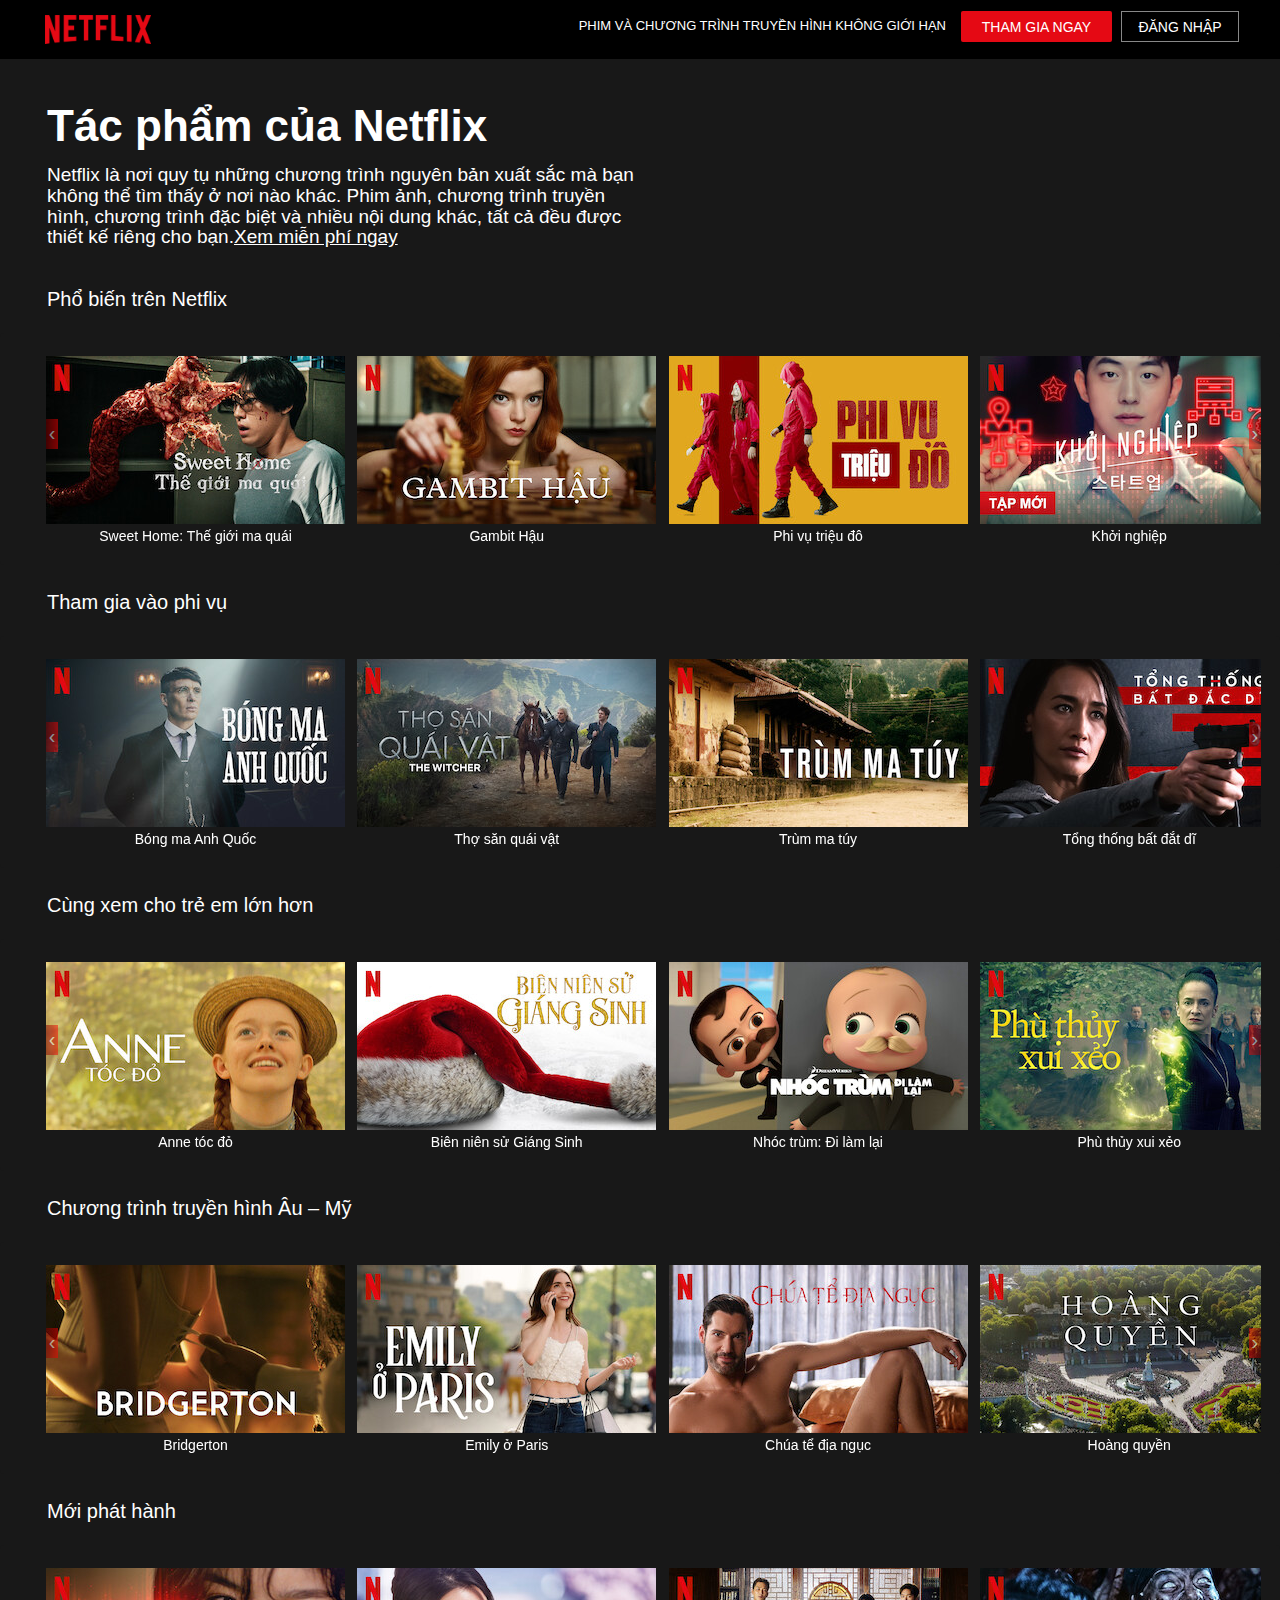
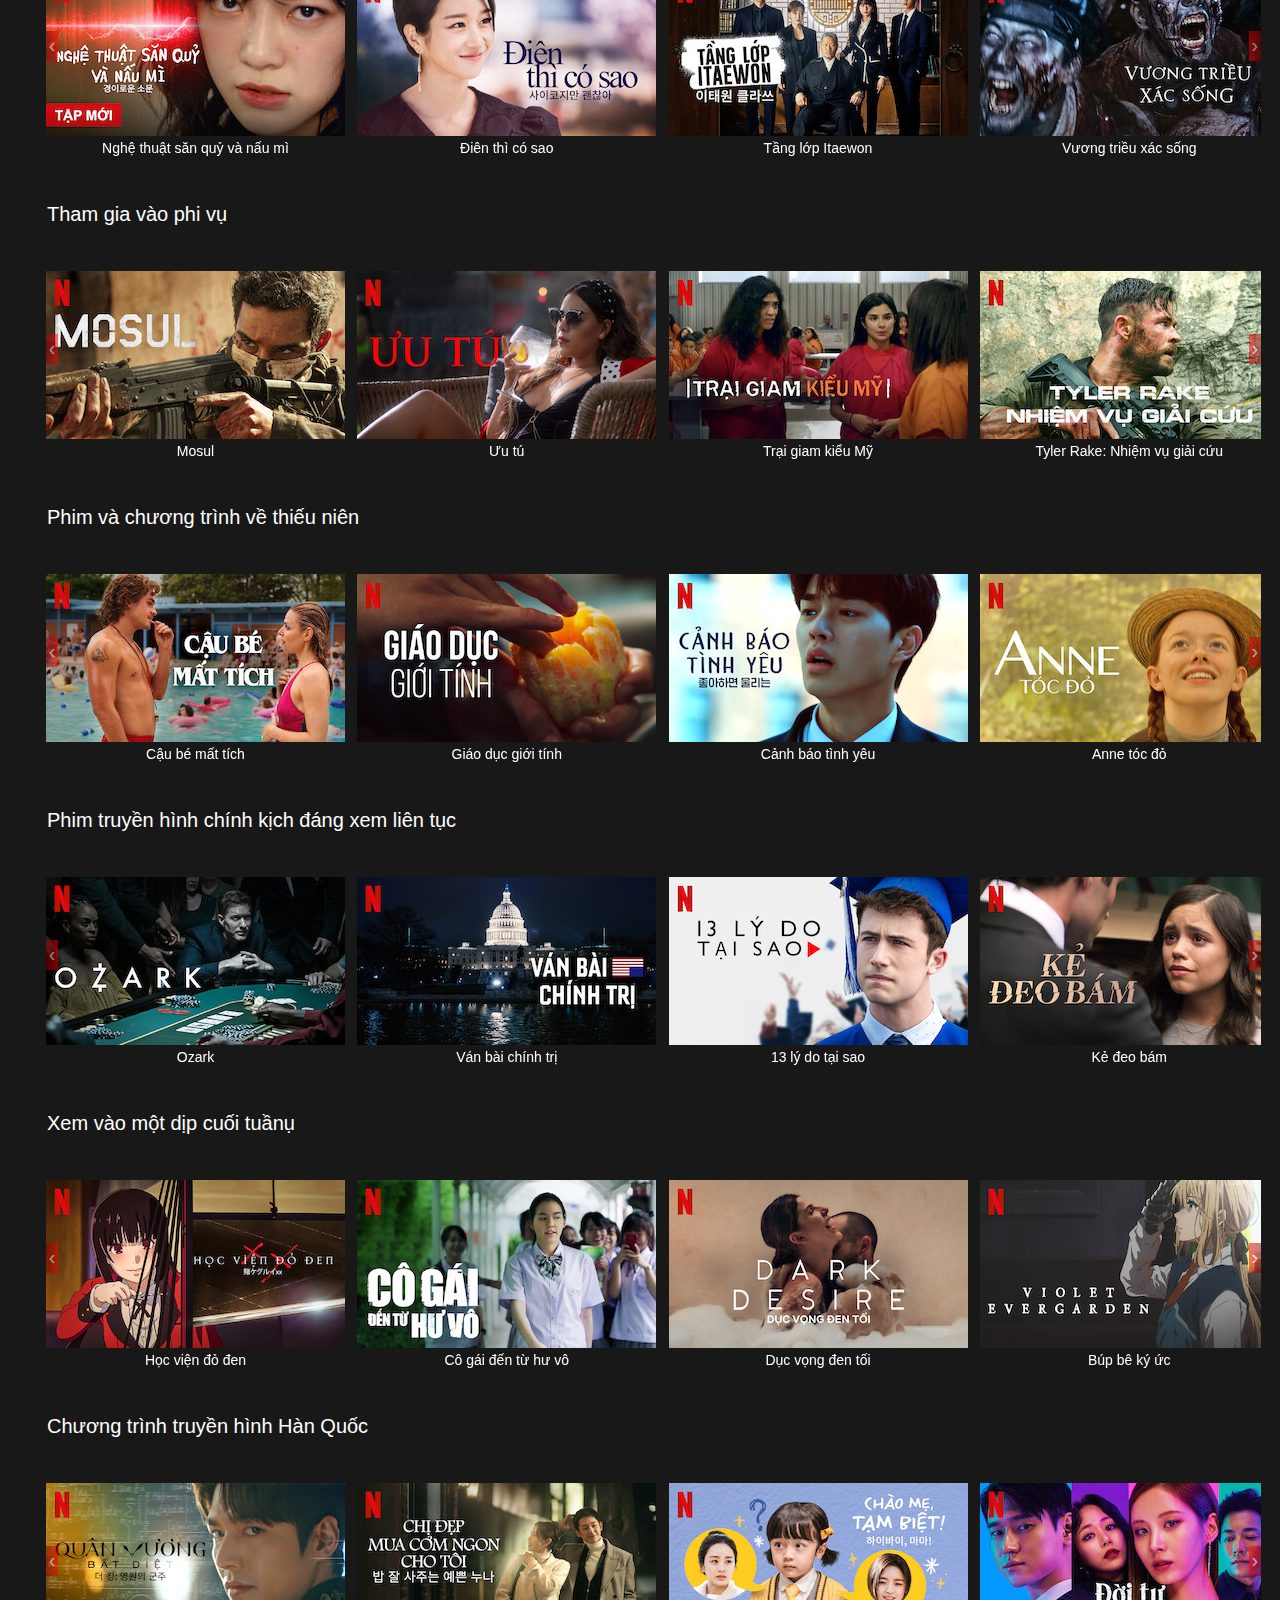
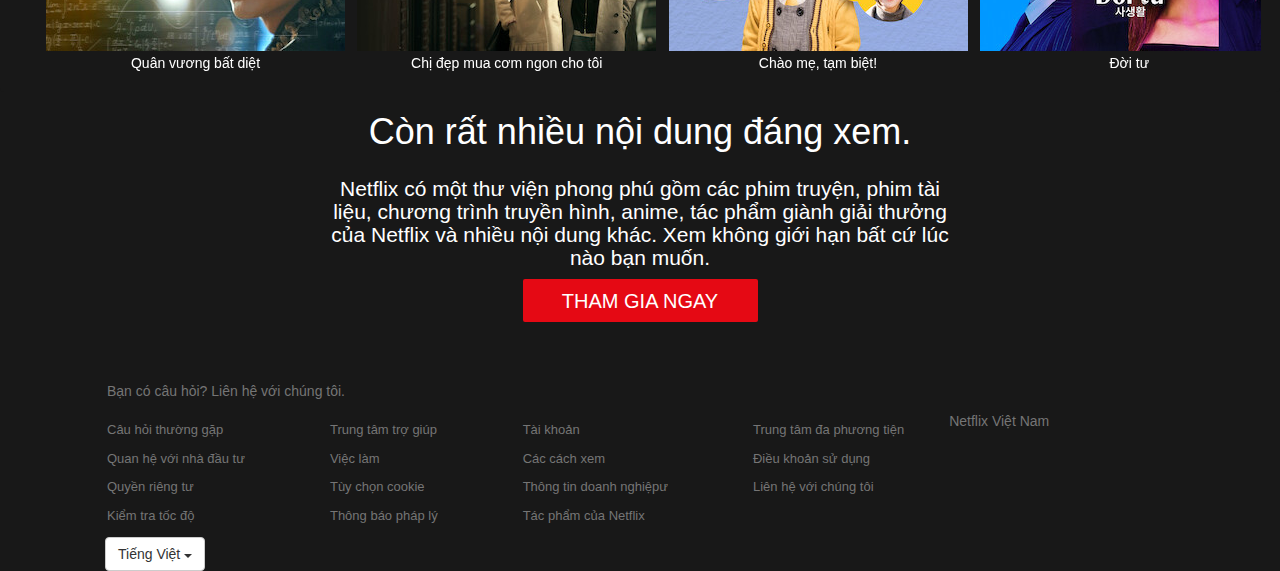
<file: DegisnLayoutWebsiteMovie/doAn/ListofProducts.html>
﻿<!DOCTYPE html>
<html style="background: #181818;"> 
<head>
    <meta charset="utf-8" />
    <title></title>
    <link href="Styles/bootstrap.min.css" rel="stylesheet" />
    <script src="Scripts/jquery.min.js"></script>
    <script src="Scripts/bootstrap.min.js"></script>
    <style>
        .navbar-default {
            background-color: black;
            border: none;
        }
        .thanhDau a img {
            width: 106px;
            margin-left: 30px;
        }
        .navbar-right {
            padding: 11px 56px;
        }
        .dN {
            height: 31px;
            width: 118px;
            border: 1px solid;
            border-color: #888;
            background-color: black;    
        }
        .tG {
            height: 31px;
            border: none;
            background-color: #e50914;
            border-radius: 2px;
            width: 151px;
            margin-left: 9px;
            margin-right: 9px;
        }
        .navbar-right a{
            text-decoration: none;
            color: white;
        }
        .chuT {
            padding: 6px;
            font-size: 13px;
            color: white;
        }
        .noiDung {
            background-color: #181818;
            color: white;
        }
        .row1 {
            display: block;
            margin-top: 58px;
            width: 648px;
            padding: 22px 0px 4px 47px;
        }
        .row1 h1{
            max-width: 598px;
            font-size: 44px;
            font-weight: 900;
            line-height: 1.2;
        }
        .row1 h4{
            font-size: 19px;
            margin-top: 12px;
        }
        .chuMt {
            margin: 24px 0px 20px 47px;
            font-size: 20px;
            line-height: 27px;
            font-weight: 500;
        }
        .item ul li{
            display: grid;
        }
        .well {
            min-height: 20px;
            padding: 19px;
            padding-left: 46px;
            margin-bottom: 20px;
            background-color: #181818;
            border: none;
            border-radius: none;
            -webkit-box-shadow: none; 
            box-shadow: none;
        }
        .col-sm-3 {
            display: grid;
            color: #fff;
            text-align: center;
            margin-top: 2px;
        }
        .col-sm-3 a {
            color: #fff;
            display: block;
            text-align: center;
            margin-top: 2px;
        }
        .carousel-control {
            position: absolute;
            top: 67px;
            bottom: 97px;
            width: 1%;
            font-size: 20px;
            color: #fff;
            text-align: center;
            text-shadow: none;
            background-color: red;
            opacity: .5;
        }
        .row13 {
            margin: 0 auto;
            width: 622px;
            text-align: center;
            margin-bottom: 59px;
        }
            .row13 h4 {
                font-size: 21px;
                margin-top: 25px;
            }
        row13 h1 {
            font-weight: 700;
            font-size: 35px;
        }
        .tG1 {
            height: 43px;
            border: none;
            background-color: #e50914;
            border-radius: 2px;
            width: 235px;
            margin-left: 9px;
            margin-right: 9px;
            font-size: 20px;
        }
        .row13 button a{
            color: white;
            text-decoration: none;
        }
        .bottom ul {
            list-style: none;
        }

        .bottom a {
            color: rgb(117, 117, 117);
        }

        .btm_ul {
            display: inline-block;
            float: left;
           
        }

        .bottom {
            margin-top: 54px;
            height: 315px;
            display: contents;
            width: 100%;
            background-color: #181818;
            padding-bottom: 12px;
            padding: 14px 266px;
        }

        .btm_ul li {
            margin: 10px 45px 10px 0px;
            font-size: 13px;
        }
        .ha {
            position: absolute;
            margin-top: 126px;
            margin-left: 105px;
        }
    </style>
</head>
<body>
    <div>
        <div class="thanhDau">
            <nav class="navbar navbar-default navbar-fixed-top">
                <ul class="nav navbar-nav navbar-left">
                    <li><a href="Index.html"><img src="Images/logo.png" /></a></li>
                </ul>
                <ul class="nav navbar-nav navbar-right">
                    <li class="chuT">
                        <span>
                            PHIM VÀ CHƯƠNG TRÌNH TRUYỀN HÌNH KHÔNG GIỚI HẠN
                        </span>
                    </li>
                    <li><button type="button" class="tG"><a href="Index.html">THAM GIA NGAY</a></button></li>
                    <li><button type="button" class="dN"><a href="dangNhap.html">ĐĂNG NHẬP</a></button></li>
                </ul>
            </nav>
        </div>
        <div class="noiDung">
            <div class="row1">
                <h1>Tác phẩm của Netflix</h1>
                <h4>
                    Netflix là nơi quy tụ những chương trình nguyên bản xuất sắc
                    mà bạn không thể tìm thấy ở nơi nào khác. Phim ảnh, chương trình truyền hình,
                    chương trình đặc biệt và nhiều nội dung khác, tất cả
                    đều được thiết kế riêng cho bạn.<a href="#" style="color: white; text-decoration: underline">Xem miễn phí ngay</a>
                </h4>
            </div>
            <div class="row2">
                <h4 class="left chuMt">Phổ biến trên Netflix</h4>
                <div class="well">
                    <div id="myCarousel" class="carousel slide">
                        <!-- Carousel items -->
                        <div class="carousel-inner">
                            <div class="item active">
                                <div class="row">
                                    <div class="col-sm-3 day">
                                        <a href="ProductDetail.html"><img src="Images/v1.jpg" /></a>
                                        <a href="ProductDetail.html">Sweet Home: Thế giới ma quái</a>
                                    </div>
                                    <div class="col-sm-3 day">
                                        <a href="#x">
                                            <img src="Images/gh.jpg" />
                                        </a>
                                        <a href="#">Gambit Hậu</a>
                                    </div>
                                    <div class="col-sm-3 day">
                                        <a href="#x">
                                            <img src="Images/pv.jpg" />
                                        </a>
                                        <a href="#">Phi vụ triệu đô</a>
                                    </div>
                                    <div class="col-sm-3 day">
                                        <a href="#x">
                                            <img src="Images/kn.jpg" />
                                        </a>
                                        <a href="#">Khởi nghiệp</a>
                                    </div>
                                </div>
                                <!--/row-->
                            </div>
                            <!--/item-->
                            <div class="item">
                                <div class="row">
                                    <div class="col-sm-3 day">
                                        <a href="#x">
                                            <img src="Images/bdk.jpg" />
                                        </a>
                                        <a href="#">Báo động khẩn, tình yêu hạ cánh</a>
                                    </div>
                                    <div class="col-sm-3 day">
                                        <a href="#x">
                                            <img src="Images/tgk.jpg" />
                                        </a>
                                        <a href="#">Thế giới không lối thoát</a>
                                    </div>
                                    <div class="col-sm-3 day">
                                        <a href="#x">
                                            <img src="Images/b.jpg" />
                                        </a>
                                        <a href="#">Bridgerton</a>
                                    </div>
                                    <div class="col-sm-3 day">
                                        <a href="#x">
                                            <img src="Images/bma.jpg" />
                                        </a>
                                        <a href="#">Bóng ma Anh Quốc</a>
                                    </div>
                                </div>
                            </div>
                            <!--/item-->
                            <div class="item">
                                <div class="row">
                                    <div class="col-sm-3 day">
                                        <a href="#x">
                                            <img src="Images/eop.jpg" />
                                        </a>
                                        <a href="#">Emily ở Paris</a>
                                    </div>
                                    <div class="col-sm-3 day">
                                        <a href="#x">
                                            <img src="Images/nts.jpg" />
                                        </a>
                                        <a href="#">Nghệ thuật săn quỷ và nấu mì</a>
                                    </div>
                                    <div class="col-sm-3 day">
                                        <a href="#x">
                                            <img src="Images/ctd.jpg" />
                                        </a>
                                        <a href="#">Chúa tể địa ngục</a>
                                    </div>
                                    <div class="col-sm-3 day">
                                        <a href="#x">
                                            <img src="Images/hq.jpg" />
                                        </a>
                                        <a href="#">Hoàng quyền</a>
                                    </div>
                                </div>
                            </div>
                            <!--/item-->
                        </div>
                        <!--/carousel-inner--> <a class="left carousel-control" href="#myCarousel" data-slide="prev">‹</a>

                        <a class="right carousel-control" href="#myCarousel" data-slide="next">›</a>
                    </div>
                    <!--/myCarousel-->
                </div>
            </div>
            <div class="row3">
                <h4 class="left chuMt">Tham gia vào phi vụ</h4>
                <div class="well">
                    <div id="myCarousel3" class="carousel slide">
                        <!-- Carousel items -->
                        <div class="carousel-inner">
                            <div class="item active">
                                <div class="row">
                                    <div class="col-sm-3 day">
                                        <a href="#x">
                                            <img src="Images/bma.jpg" />
                                        </a>
                                        <a href="#">Bóng ma Anh Quốc</a>
                                    </div>
                                    <div class="col-sm-3 day">
                                        <a href="#x">
                                            <img src="Images/tsq.jpg" />
                                        </a>
                                        <a href="#">Thợ săn quái vật</a>
                                    </div>
                                    <div class="col-sm-3 day">
                                        <a href="#x">
                                            <img src="Images/tmt.jpg" />
                                        </a>
                                        <a href="#">Trùm ma túy</a>
                                    </div>
                                    <div class="col-sm-3 day">
                                        <a href="#x">
                                            <img src="Images/ttb.jpg" />
                                        </a>
                                        <a href="#">Tổng thống bất đắt dĩ</a>
                                    </div>
                                </div>
                                <!--/row-->
                            </div>
                            <!--/item-->
                            <div class="item">
                                <div class="row">
                                    <div class="col-sm-3 day">
                                        <a href="#x">
                                            <img src="Images/krb.jpg" />
                                        </a>
                                        <a href="#">Khu rừng bí mật</a>
                                    </div>
                                    <div class="col-sm-3 day">
                                        <a href="#x">
                                            <img src="Images/xt.jpg" />
                                        </a>
                                        <a href="#">Xạ thủ</a>
                                    </div>
                                    <div class="col-sm-3 day">
                                        <a href="#x">
                                            <img src="Images/ktp.jpg" />
                                        </a>
                                        <a href="#">Kẻ trừng phạt</a>
                                    </div>
                                    <div class="col-sm-3 day">
                                        <a href="#x">
                                            <img src="Images/lnkg.jpg" />
                                        </a>
                                        <a href="#">Lạc ngoài không gian</a>
                                    </div>
                                </div>
                            </div>
                            <!--/item-->
                            <div class="item">
                                <div class="row">
                                    <div class="col-sm-3 day">
                                        <a href="#x">
                                            <img src="Images/ec.jpg" />
                                        </a>
                                        <a href="#">El Chapo</a>
                                    </div>
                                    <div class="col-sm-3 day">
                                        <a href="#x">
                                            <img src="Images/vd.jpg" />
                                        </a>
                                        <a href="#">Võ đường Cobra Kai</a>
                                    </div>
                                    <div class="col-sm-3 day">
                                        <a href="#x">
                                            <img src="Images/hgc.jpg" />
                                        </a>
                                        <a href="#">Hãy gọi cho Saul</a>
                                    </div>
                                    <div class="col-sm-3 day">
                                        <a href="#x">
                                            <img src="Images/6u.jpg" />
                                        </a>
                                        <a href="#">6 Underground - Đại chiến thế giới ngầm</a>
                                    </div>
                                </div>
                            </div>
                            <!--/item-->
                        </div>
                        <!--/carousel-inner--> <a class="left carousel-control" href="#myCarousel3" data-slide="prev">‹</a>

                        <a class="right carousel-control" href="#myCarousel3" data-slide="next">›</a>
                    </div>
                    <!--/myCarousel-->
                </div>
            </div>
            <div class="row4">
                <h4 class="left chuMt">Cùng xem cho trẻ em lớn hơn</h4>
                <div class="well">
                    <div id="myCarousel4" class="carousel slide">
                        <!-- Carousel items -->
                        <div class="carousel-inner">
                            <div class="item active">
                                <div class="row">
                                    <div class="col-sm-3 day">
                                        <a href="#x">
                                            <img src="Images/atd.jpg" />
                                        </a>
                                        <a href="#">Anne tóc đỏ</a>
                                    </div>
                                    <div class="col-sm-3 day">
                                        <a href="#x">                                            
                                            <img src="Images/bns.jpg" />
                                        </a>
                                        <a href="#">Biên niên sử Giáng Sinh</a>
                                    </div>
                                    <div class="col-sm-3 day">
                                        <a href="#x">
                                            <img src="Images/ntd.jpg" />
                                        </a>
                                        <a href="#">Nhóc trùm: Đi làm lại</a>
                                    </div>
                                    <div class="col-sm-3 day">
                                        <a href="#x">
                                            <img src="Images/ptx.jpg" />
                                        </a>
                                        <a href="#">Phù thủy xui xẻo</a>
                                    </div>
                                </div>
                                <!--/row-->
                            </div>
                            <!--/item-->
                            <div class="item">
                                <div class="row">
                                    <div class="col-sm-3 day">
                                        <a href="#x">
                                            <img src="Images/bns2.jpg" />
                                        </a>
                                        <a href="#">Biên niên sử Giáng Sinh: Phần hai</a>
                                    </div>
                                    <div class="col-sm-3 day">
                                        <a href="#x">
                                            <img src="Images/cla.jpg" />
                                        </a>
                                        <a href="#">Cùng làm anh hùng</a>
                                    </div>
                                    <div class="col-sm-3 day">
                                        <a href="#x">
                                            <img src="Images/tgkl.jpg" />
                                        </a>
                                        <a href="#">Thế giới khủng long: Trại kỷ phấn trắng</a>
                                    </div>
                                    <div class="col-sm-3 day">
                                        <a href="#x">
                                            <img src="Images/lnkg.jpg" />
                                        </a>
                                        <a href="#">Lạc ngoài không gian</a>
                                    </div>
                                </div>
                            </div>
                            <!--/item-->
                            <div class="item">
                                <div class="row">
                                    <div class="col-sm-3 day">
                                        <a href="#x">
                                            <img src="Images/htc.jpg" />
                                        </a>
                                        <a href="#">Hành tinh của chúng ta</a>
                                    </div>
                                    <div class="col-sm-3 day">
                                        <a href="#x">
                                            <img src="Images/ecs.jpg" />
                                        </a>
                                        <a href="#">Enola Holmes</a>
                                    </div>
                                    <div class="col-sm-3 day">
                                        <a href="#x">
                                            <img src="Images/ttt.jpg" />
                                        </a>
                                        <a href="#">Tân truyền thuyết Hầu Vương</a>
                                    </div>
                                    <div class="col-sm-3 day">
                                        <a href="#x">
                                            <img src="Images/kcc.jpg" />
                                        </a>
                                        <a href="#">Klaus - Câu chuyện Giáng Sinh</a>
                                    </div>
                                </div>
                            </div>
                            <!--/item-->
                        </div>
                        <!--/carousel-inner--> <a class="left carousel-control" href="#myCarousel4" data-slide="prev">‹</a>

                        <a class="right carousel-control" href="#myCarousel4" data-slide="next">›</a>
                    </div>
                    <!--/myCarousel-->
                </div>
            </div>
            <div class="row5">
                <h4 class="left chuMt">Chương trình truyền hình Âu – Mỹ</h4>
                <div class="well">
                    <div id="myCarousel5" class="carousel slide">
                        <!-- Carousel items -->
                        <div class="carousel-inner">
                            <div class="item active">
                                <div class="row">
                                    <div class="col-sm-3 day">
                                        <a href="#x">
                                            <img src="Images/b.jpg" />
                                        </a>
                                        <a href="#">Bridgerton</a>
                                    </div>
                                    <div class="col-sm-3 day">
                                        <a href="#x">
                                            <img src="Images/eop.jpg" />
                                        </a>
                                        <a href="#">Emily ở Paris</a>
                                    </div>
                                    <div class="col-sm-3 day">
                                        <a href="#x">
                                            <img src="Images/ctd.jpg" />
                                        </a>
                                        <a href="#">Chúa tể địa ngục</a>
                                    </div>
                                    <div class="col-sm-3 day">
                                        <a href="#x">
                                            <img src="Images/hq.jpg" /></a>
                                        <a href="#">Hoàng quyền</a>
                                    </div>
                                </div>
                                <!--/row-->
                            </div>
                            <!--/item-->
                            <div class="item">
                                <div class="row">
                                    <div class="col-sm-3 day">
                                        <a href="#x">
                                            <img src="Images/cbm.jpg" />
                                        </a>
                                        <a href="#">Cậu bé mất tích</a>
                                    </div>
                                    <div class="col-sm-3 day">
                                        <a href="#x">
                                            <img src="Images/gdg.jpg" />
                                        </a>
                                        <a href="#">Giáo dục giới tính</a>
                                    </div>
                                    <div class="col-sm-3 day">
                                        <a href="#x">
                                            <img src="Images/hvu.jpg" />
                                        </a>
                                        <a href="#">Học viện Umbrella</a>
                                    </div>
                                    <div class="col-sm-3 day">
                                        <a href="#x">
                                            <img src="Images/tsq.jpg" />
                                        </a>
                                        <a href="#">Thợ săn quái vật</a>
                                    </div>
                                </div>
                            </div>
                            <!--/item-->
                            <div class="item">
                                <div class="row">
                                    <div class="col-sm-3 day">
                                        <a href="#x">
                                            <img src="Images/tmt.jpg" />
                                        </a>
                                        <a href="#">Trùm ma túy</a>
                                    </div>
                                    <div class="col-sm-3 day">
                                        <a href="#x">
                                            <img src="Images/ttb.jpg" />
                                        </a>
                                        <a href="#">Tổng thống bất đắc dĩ</a>
                                    </div>
                                    <div class="col-sm-3 day">
                                        <a href="#x">
                                            <img src="Images/xt.jpg" />
                                        </a>
                                        <a href="#">Xạ thủ</a>
                                    </div>
                                    <div class="col-sm-3 day">
                                        <a href="#x">
                                            <img src="Images/ut.jpg" />
                                        </a>
                                        <a href="#">Ưu tú</a>
                                    </div>
                                </div>
                            </div>
                            <!--/item-->
                        </div>
                        <!--/carousel-inner--> <a class="left carousel-control" href="#myCarousel5" data-slide="prev">‹</a>

                        <a class="right carousel-control" href="#myCarousel5" data-slide="next">›</a>
                    </div>
                    <!--/myCarousel-->
                </div>
            </div>
            <div class="row6">
                <h4 class="left chuMt">Mới phát hành</h4>
                <div class="well">
                    <div id="myCarousel6" class="carousel slide">
                        <!-- Carousel items -->
                        <div class="carousel-inner">
                            <div class="item active">
                                <div class="row">
                                    <div class="col-sm-3 day">
                                        <a href="#x">
                                            <img src="Images/nts.jpg" />
                                        </a>
                                        <a href="#">Nghệ thuật săn quỷ và nấu mì</a>
                                    </div>
                                    <div class="col-sm-3 day">
                                        <a href="#x">
                                            <img src="Images/dtcs.jpg" />
                                        </a>
                                        <a href="#">Điên thì có sao</a>
                                    </div>
                                    <div class="col-sm-3 day">
                                        <a href="#x">
                                            <img src="Images/tli.jpg" />
                                        </a>
                                        <a href="#">Tầng lớp Itaewon</a>
                                    </div>
                                    <div class="col-sm-3 day">
                                        <a href="#x">
                                            <img src="Images/vtxs.jpg" />
                                        </a>
                                        <a href="#">Vương triều xác sống</a>
                                    </div>
                                </div>
                                <!--/row-->
                            </div>
                            <!--/item-->
                            <div class="item">
                                <div class="row">
                                    <div class="col-sm-3 day">
                                        <a href="#x">
                                            <img src="Images/tsqv.jpg" />
                                        </a>
                                        <a href="#">Thợ săn quái vật</a>
                                    </div>
                                    <div class="col-sm-3 day">
                                        <a href="#x">
                                            <img src="Images/lk.jpg" />
                                        </a>
                                        <a href="#">Lãng khách</a>
                                    </div>
                                    <div class="col-sm-3 day">
                                        <a href="#x">
                                            <img src="Images/ctk.jpg" />
                                        </a>
                                        <a href="#">Cái tên khắc sâu trong tim người</a>
                                    </div>
                                    <div class="col-sm-3 day">
                                        <a href="#x">
                                            <img src="Images/krb.jpg" />
                                        </a>
                                        <a href="#">Khu rừng bí mật</a>
                                    </div>
                                </div>
                            </div>
                            <!--/item-->
                            <div class="item">
                                <div class="row">
                                    <div class="col-sm-3 day">
                                        <a href="#x">
                                            <img src="Images/eop.jpg" />
                                        </a>
                                        <a href="#">Emily ở Paris</a>
                                    </div>
                                    <div class="col-sm-3 day">
                                        <a href="#x">
                                            <img src="Images/nts.jpg" />
                                        </a>
                                        <a href="#">Nghệ thuật săn quỷ và nấu mì</a>
                                    </div>
                                    <div class="col-sm-3 day">
                                        <a href="#x">
                                            <img src="Images/gtx.jpg" />
                                        </a>
                                        <a href="#">Gửi thời thanh xuân ngây thơ tươi đẹp (bản Hàn)</a>
                                    </div>
                                    <div class="col-sm-3 day">
                                        <a href="#x">
                                            <img src="Images/hq.jpg" />
                                        </a>
                                        <a href="#">Hoàng quyền</a>
                                    </div>
                                </div>
                            </div>
                            <!--/item-->
                        </div>
                        <!--/carousel-inner--> <a class="left carousel-control" href="#myCarousel6" data-slide="prev">‹</a>

                        <a class="right carousel-control" href="#myCarousel6" data-slide="next">›</a>
                    </div>
                    <!--/myCarousel-->
                </div>
            </div>
            <div class="row7">
                <h4 class="left chuMt">Tham gia vào phi vụ</h4>
                <div class="well">
                    <div id="myCarousel7" class="carousel slide">
                        <!-- Carousel items -->
                        <div class="carousel-inner">
                            <div class="item active">
                                <div class="row">
                                    <div class="col-sm-3 day">
                                        <a href="#x">
                                            <img src="Images/m.jpg" />
                                        </a>
                                        <a href="#">Mosul</a>
                                    </div>
                                    <div class="col-sm-3 day">
                                        <a href="#x">
                                            <img src="Images/ut.jpg" />
                                        </a>
                                        <a href="#">Ưu tú</a>
                                    </div>
                                    <div class="col-sm-3 day">
                                        <a href="#x">
                                            <img src="Images/tgkm.jpg" />
                                        </a>
                                        <a href="#">Trại giam kiểu Mỹ</a>
                                    </div>
                                    <div class="col-sm-3 day">
                                        <a href="#x">
                                            <img src="Images/trn.jpg" />
                                        </a>
                                        <a href="#">Tyler Rake: Nhiệm vụ giải cứu</a>
                                    </div>
                                </div>
                                <!--/row-->
                            </div>
                            <!--/item-->
                            <div class="item">
                                <div class="row">
                                    <div class="col-sm-3 day">
                                        <a href="#x">
                                            <img src="Images/nts.jpg" />
                                        </a>
                                        <a href="#">Nghệ thuật săn quỷ và nấu mì</a>
                                    </div>
                                    <div class="col-sm-3 day">
                                        <a href="#x">
                                            <img src="Images/tgk.jpg" />
                                        </a>
                                        <a href="#">Thế giới không lối thoát</a>
                                    </div>
                                    <div class="col-sm-3 day">
                                        <a href="#x">
                                            <img src="Images/ktp.jpg" />
                                        </a>
                                        <a href="#">Kẻ trừng phạt</a>
                                    </div>
                                    <div class="col-sm-3 day">
                                        <a href="#x">
                                            <img src="Images/6u.jpg" />
                                        </a>
                                        <a href="#">6 Underground - Đại chiến thế giới ngầm</a>
                                    </div>
                                </div>
                            </div>
                            <!--/item-->
                            <div class="item">
                                <div class="row">
                                    <div class="col-sm-3 day">
                                        <a href="#x">
                                            <img src="Images/hgc.jpg" />
                                        </a>
                                        <a href="#">Hãy gọi cho Saul</a>
                                    </div>
                                    <div class="col-sm-3 day">
                                        <a href="#x">
                                            <img src="Images/dl.jpg" />
                                        </a>
                                        <a href="#">Đêm lặng</a>
                                    </div>
                                    <div class="col-sm-3 day">
                                        <a href="#x">
                                            <img src="Images/o.jpg" />
                                        </a>
                                        <a href="#">Ozark</a>
                                    </div>
                                    <div class="col-sm-3 day">
                                        <a href="#x">
                                            <img src="Images/cls.jpg" />
                                        </a>
                                        <a href="#">Công lý của Spenser</a>
                                    </div>
                                </div>
                            </div>
                            <!--/item-->
                        </div>
                        <!--/carousel-inner--> <a class="left carousel-control" href="#myCarousel7" data-slide="prev">‹</a>

                        <a class="right carousel-control" href="#myCarousel7" data-slide="next">›</a>
                    </div>
                    <!--/myCarousel-->
                </div>
            </div>
            <div class="row8">
                <h4 class="left chuMt">Phim và chương trình về thiếu niên</h4>
                <div class="well">
                    <div id="myCarousel8" class="carousel slide">
                        <!-- Carousel items -->
                        <div class="carousel-inner">
                            <div class="item active">
                                <div class="row">
                                    <div class="col-sm-3 day">
                                        <a href="#x">
                                            <img src="Images/cbm.jpg" />
                                        </a>
                                        <a href="#">Cậu bé mất tích</a>
                                    </div>
                                    <div class="col-sm-3 day">
                                        <a href="#x">
                                            <img src="Images/gdg.jpg" />
                                        </a>
                                        <a href="#">Giáo dục giới tính</a>
                                    </div>
                                    <div class="col-sm-3 day">
                                        <a href="#x">
                                            <img src="Images/cbt.jpg" />
                                        </a>
                                        <a href="#">Cảnh báo tình yêu</a>
                                    </div>
                                    <div class="col-sm-3 day">
                                        <a href="#x">
                                            <img src="Images/atd.jpg" />
                                        </a>
                                        <a href="#">Anne tóc đỏ</a>
                                    </div>
                                </div>
                                <!--/row-->
                            </div>
                            <!--/item-->
                            <div class="item">
                                <div class="row">
                                    <div class="col-sm-3 day">
                                        <a href="#x">
                                            <img src="Images/ncpl.jpg" />
                                        </a>
                                        <a href="#">Những cuộc phiêu lưu rùng rợn của Sabrina</a>
                                    </div>
                                    <div class="col-sm-3 day">
                                        <a href="#x">
                                            <img src="Images/ut.jpg" />
                                        </a>
                                        <a href="#">Ưu tú</a>
                                    </div>
                                    <div class="col-sm-3 day">
                                        <a href="#x">
                                            <img src="Images/13.jpg" />
                                        </a>
                                        <a href="#">13 lý do tại sao</a>
                                    </div>
                                    <div class="col-sm-3 day">
                                        <a href="#x">
                                            <img src="Images/tsbd.jpg" />
                                        </a>
                                        <a href="#">Thợ săn bóng đêm - Vũ khí sinh tử</a>
                                    </div>
                                </div>
                            </div>
                            <!--/item-->
                        </div>
                        <!--/carousel-inner--> <a class="left carousel-control" href="#myCarousel8" data-slide="prev">‹</a>

                        <a class="right carousel-control" href="#myCarousel8" data-slide="next">›</a>
                    </div>
                    <!--/myCarousel-->
                </div>
            </div>
            <div class="row9">
                <h4 class="left chuMt">Phim truyền hình chính kịch đáng xem liên tục</h4>
                <div class="well">
                    <div id="myCarousel9" class="carousel slide">
                        <!-- Carousel items -->
                        <div class="carousel-inner">
                            <div class="item active">
                                <div class="row">
                                    <div class="col-sm-3 day">
                                        <a href="#x">
                                            <img src="Images/o.jpg" />
                                        </a>
                                        <a href="#">Ozark</a>
                                    </div>
                                    <div class="col-sm-3 day">
                                        <a href="#x">
                                            <img src="Images/vb.jpg" />
                                        </a>
                                        <a href="#">Ván bài chính trị</a>
                                    </div>
                                    <div class="col-sm-3 day">
                                        <a href="#x">
                                            <img src="Images/13.jpg" />
                                        </a>
                                        <a href="#">13 lý do tại sao</a>
                                    </div>
                                    <div class="col-sm-3 day">
                                        <a href="#x">
                                            <img src="Images/kdb.jpg" />
                                        </a>
                                        <a href="#">Kẻ đeo bám</a>
                                    </div>
                                </div>
                                <!--/row-->
                            </div>
                            <!--/item-->
                            <div class="item">
                                <div class="row">
                                    <div class="col-sm-3 day">
                                        <a href="#x">
                                            <img src="Images/dc.jpg" />
                                        </a>
                                        <a href="#">Đế chế</a>
                                    </div>
                                    <div class="col-sm-3 day">
                                        <a href="#x">
                                            <img src="Images/mtv.jpg" />
                                        </a>
                                        <a href="#">Marvel: Thiết Quyền</a>
                                    </div>
                                    <div class="col-sm-3 day">
                                        <a href="#x">
                                            <img src="Images/tmtx.jpg" />
                                        </a>
                                        <a href="#">Trùm ma túy: Mexico</a>
                                    </div>
                                    <div class="col-sm-3 day">
                                        <a href="#x">
                                            <img src="Images/hgc.jpg" />
                                        </a>
                                        <a href="#">Hãy gọi cho Saul</a>
                                    </div>
                                </div>
                            <!--/item-->
                            </div>
                            <!--/item-->
                        </div>
                        <!--/carousel-inner--> <a class="left carousel-control" href="#myCarousel9" data-slide="prev">‹</a>

                        <a class="right carousel-control" href="#myCarousel9" data-slide="next">›</a>
                    </div>
                    <!--/myCarousel-->
                </div>
            </div>
            <div class="row10">
                <h4 class="left chuMt">Xem vào một dịp cuối tuầnụ</h4>
                <div class="well">
                    <div id="myCarousel10" class="carousel slide">
                        <!-- Carousel items -->
                        <div class="carousel-inner">
                            <div class="item active">
                                <div class="row">
                                    <div class="col-sm-3 day">
                                        <a href="#x">
                                            <img src="Images/hvd.jpg" />
                                        </a>
                                        <a href="#">Học viện đỏ đen</a>
                                    </div>
                                    <div class="col-sm-3 day">
                                        <a href="#x">
                                            <img src="Images/cdt.jpg" />
                                        </a>
                                        <a href="#">Cô gái đến từ hư vô</a>
                                    </div>
                                    <div class="col-sm-3 day">
                                        <a href="#x">
                                            <img src="Images/dvd.jpg" />
                                        </a>
                                        <a href="#">Dục vọng đen tối</a>
                                    </div>
                                    <div class="col-sm-3 day">
                                        <a href="#x">
                                            <img src="Images/bb.jpg" />
                                        </a>
                                        <a href="#">Búp bê ký ức</a>
                                    </div>
                                </div>
                                <!--/row-->
                            </div>
                            <!--/item-->
                            <div class="item">
                                <div class="row">
                                    <div class="col-sm-3 day">
                                        <a href="#x">
                                            <img src="Images/scd.jpg" />
                                        </a>
                                        <a href="#">Sự cám dỗ nóng bỏng</a>
                                    </div>
                                    <div class="col-sm-3 day">
                                        <a href="#x">
                                            <img src="Images/vs.jpg" />
                                        </a>
                                        <a href="#">Vệ sĩ</a>
                                    </div>
                                    <div class="col-sm-3 day">
                                        <a href="#x">
                                            <img src="Images/htct.jpg" />
                                        </a>
                                        <a href="#">Hành trình chết tiệt</a>
                                    </div>
                                    <div class="col-sm-3 day">
                                        <a href="#x">
                                            <img src="Images/mjm.jpg" />
                                        </a>
                                        <a href="#">Michael Jordan: Mùa giải cuối cùng</a>
                                    </div>
                                </div>
                            </div>
                            <!--/item-->
                        </div>
                        <!--/carousel-inner--> <a class="left carousel-control" href="#myCarousel10" data-slide="prev">‹</a>

                        <a class="right carousel-control" href="#myCarousel10" data-slide="next">›</a>
                    </div>
                    <!--/myCarousel-->
                </div>
            </div>
            <div class="row11">
                <h4 class="left chuMt">Chương trình truyền hình Hàn Quốc</h4>
                <div class="well">
                    <div id="myCarousel11" class="carousel slide">
                        <!-- Carousel items -->
                        <div class="carousel-inner">
                            <div class="item active">
                                <div class="row">
                                    <div class="col-sm-3 day">
                                        <a href="#x">
                                            <img src="Images/qvb.jpg" />
                                        </a>
                                        <a href="#">Quân vương bất diệt</a>
                                    </div>
                                    <div class="col-sm-3 day">
                                        <a href="#x">
                                            <img src="Images/cdm.jpg" />
                                        </a>
                                        <a href="#">Chị đẹp mua cơm ngon cho tôi</a>
                                    </div>
                                    <div class="col-sm-3 day">
                                        <a href="#x">
                                            <img src="Images/cmt.jpg" />
                                        </a>
                                        <a href="#">Chào mẹ, tạm biệt!</a>
                                    </div>
                                    <div class="col-sm-3 day">
                                        <a href="#x">
                                            <img src="Images/dt.jpg" />
                                        </a>
                                        <a href="#">Đời tư</a>
                                    </div>
                                </div>
                                <!--/row-->
                            </div>
                            <!--/item-->
                            <div class="item">
                                <div class="row">
                                    <div class="col-sm-3 day">
                                        <a href="#x">
                                            <img src="Images/kst.jpg" />
                                        </a>
                                        <a href="#">Ký sự thanh xuân</a>
                                    </div>
                                    <div class="col-sm-3 day">
                                        <a href="#x">
                                            <img src="Images/qna.jpg" />
                                        </a>
                                        <a href="#">Quý ngài Ánh dươngt</a>
                                    </div>
                                    <div class="col-sm-3 day">
                                        <a href="#x">
                                            <img src="Images/bc.jpg" />
                                        </a>
                                        <a href="#">Bước chạy tới trái tim</a>
                                    </div>
                                    <div class="col-sm-3 day">
                                        <a href="#x">
                                            <img src="Images/tyc.jpg" />
                                        </a>
                                        <a href="#">Tình yêu chốn đô thị</a>
                                    </div>
                                </div>
                            </div>
                            <!--/item-->
                        </div>
                        <!--/carousel-inner--> <a class="left carousel-control" href="#myCarousel11" data-slide="prev">‹</a>

                        <a class="right carousel-control" href="#myCarousel11" data-slide="next">›</a>
                    </div>
                    <!--/myCarousel-->
                </div>
            </div>
            <div class="row13">
                <div class="center-block">
                    <h1>Còn rất nhiều nội dung đáng xem.</h1>
                    <h4>
                        Netflix có một thư viện phong phú gồm các phim truyện,
                        phim tài liệu, chương trình truyền hình, anime, tác phẩm giành giải thưởng của Netflix và nhiều
                        nội dung khác. Xem không giới hạn bất cứ lúc nào bạn muốn.
                    </h4>
                    <button type="button" class="tG1"><a href="#">THAM GIA NGAY</a></button>
                </div>
                
            </div>
            <div class="bottom">
                <ul>
                    <li style="margin-left: 67px"><a href="#" style="font-size: 1em">Bạn có câu hỏi? Liên hệ với chúng tôi.</a></li>
                </ul>
                <!--btm1-->
                <ul class="btm_ul" id="1" style=" margin-left: 67px" >
                    <li><a href="#">Câu hỏi thường gặp</a></li>
                    <li><a href="#">Quan hệ với nhà đầu tư</a></li>
                    <li><a href="#">Quyền riêng tư</a></li>
                    <li><a href="#">Kiểm tra tốc độ</a></li>
                </ul>

                <!--btm2-->
                <ul class="btm_ul" id="2">
                    <li><a href="#">Trung tâm trợ giúp</a></li>
                    <li><a href="#">Việc làm</a></li>
                    <li><a href="#">Tùy chọn cookie</a></li>
                    <li><a href="#">Thông báo pháp lý</a></li>
                </ul>
                <!--btm3-->
                <ul class="btm_ul" id="2">
                    <li><a href="#">Tài khoản</a></li>
                    <li><a href="#">Các cách xem</a></li>
                    <li><a href="#">Thông tin doanh nghiệpư</a></li>
                    <li><a href="#">Tác phẩm của Netflix</a></li>
                </ul>
                <!--btm4-->
                <ul class="btm_ul" id="2">
                    <li><a href="#">Trung tâm đa phương tiện</a></li>
                    <li><a href="#">Điều khoản sử dụng</a></li>
                    <li><a href="#">Liên hệ với chúng tôi</a></li>
                </ul>
                        <div class="dropdown ha">
                            <button class="btn btn-default dropdown-toggle" type="button" data-toggle="dropdown">
                                Tiếng Việt <span class="caret"></span>
                            </button>
                            <ul class="dropdown-menu">
                                <li>
                                    <p style=" color: black">
                                        Tiếng Việt
                                    </p>
                                    <p style=" color: black">
                                        English
                                    </p>
                                </li>
                            </ul>
                        </div>
                        <p style="color: rgb(117, 117, 117);margin-left: 39px">Netflix Việt Nam</p>
            </div>
        </div>
    </div>

</body>
</html>
</file>
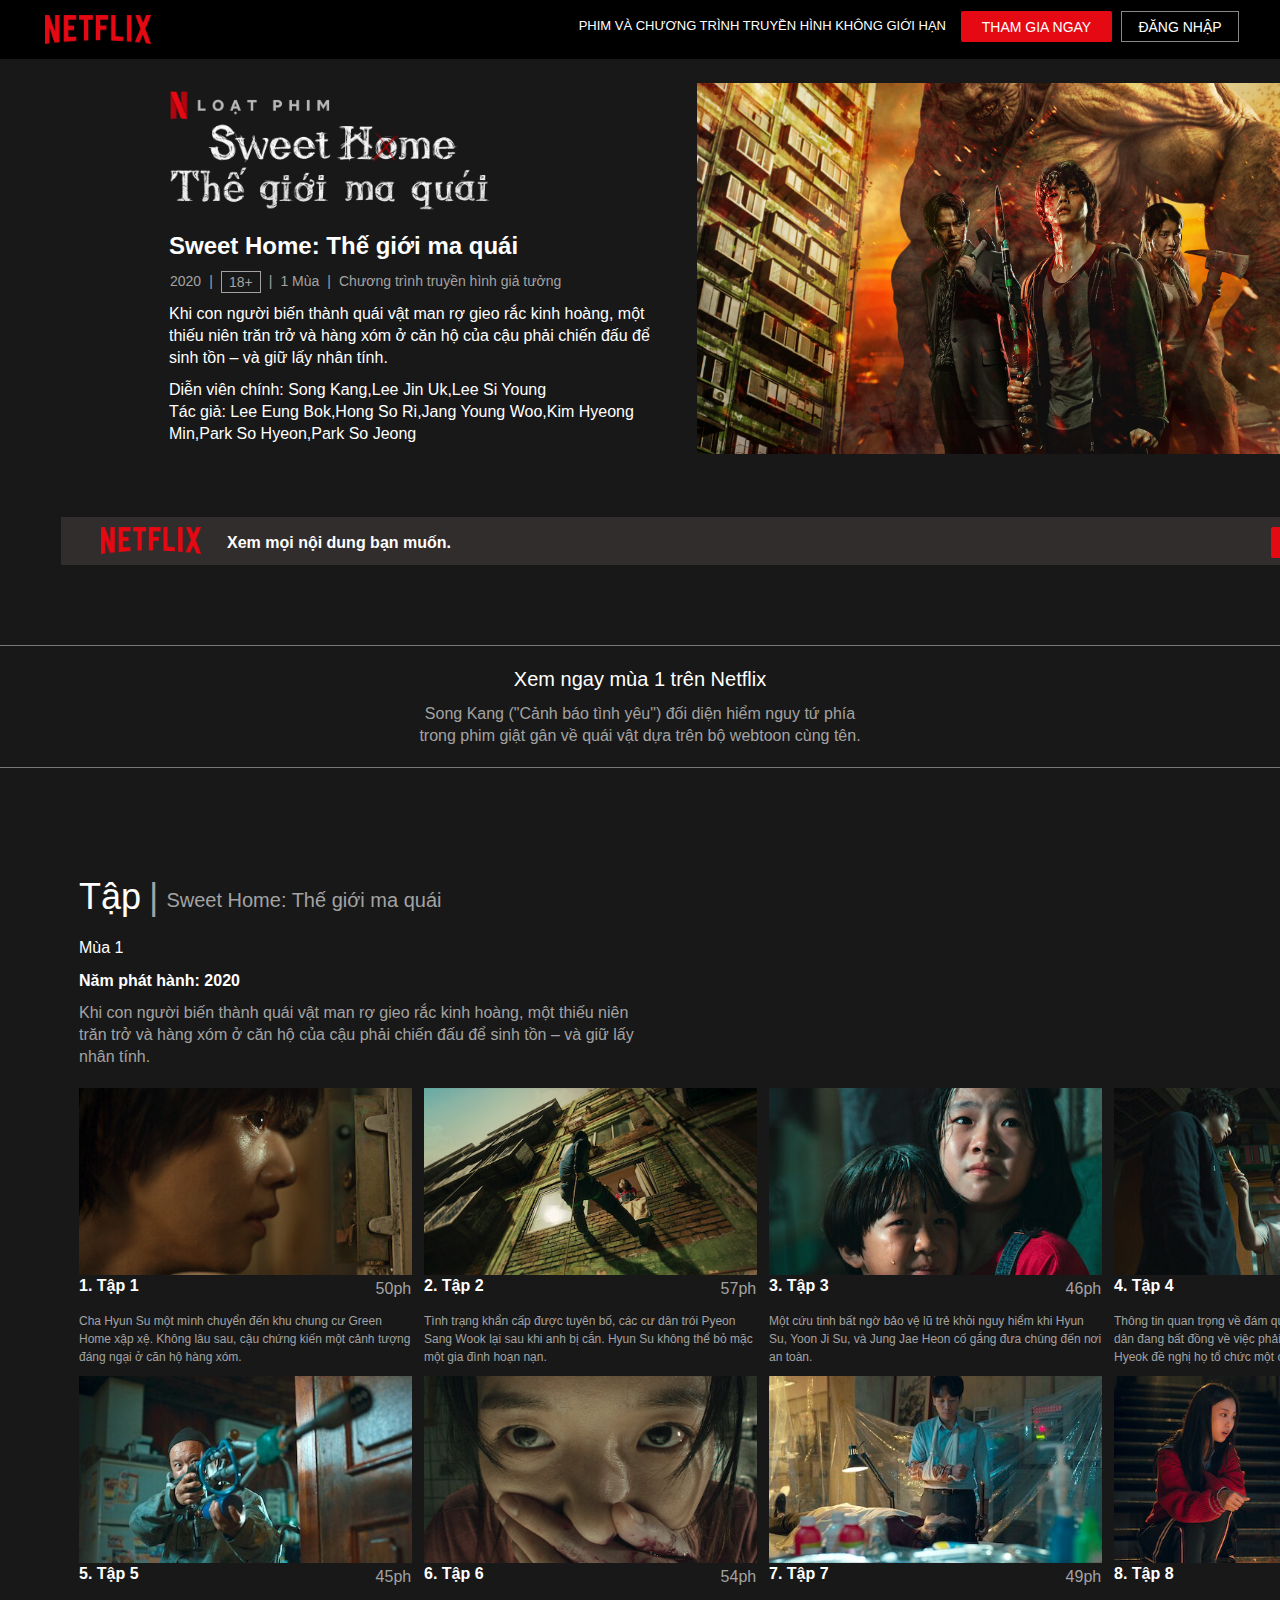
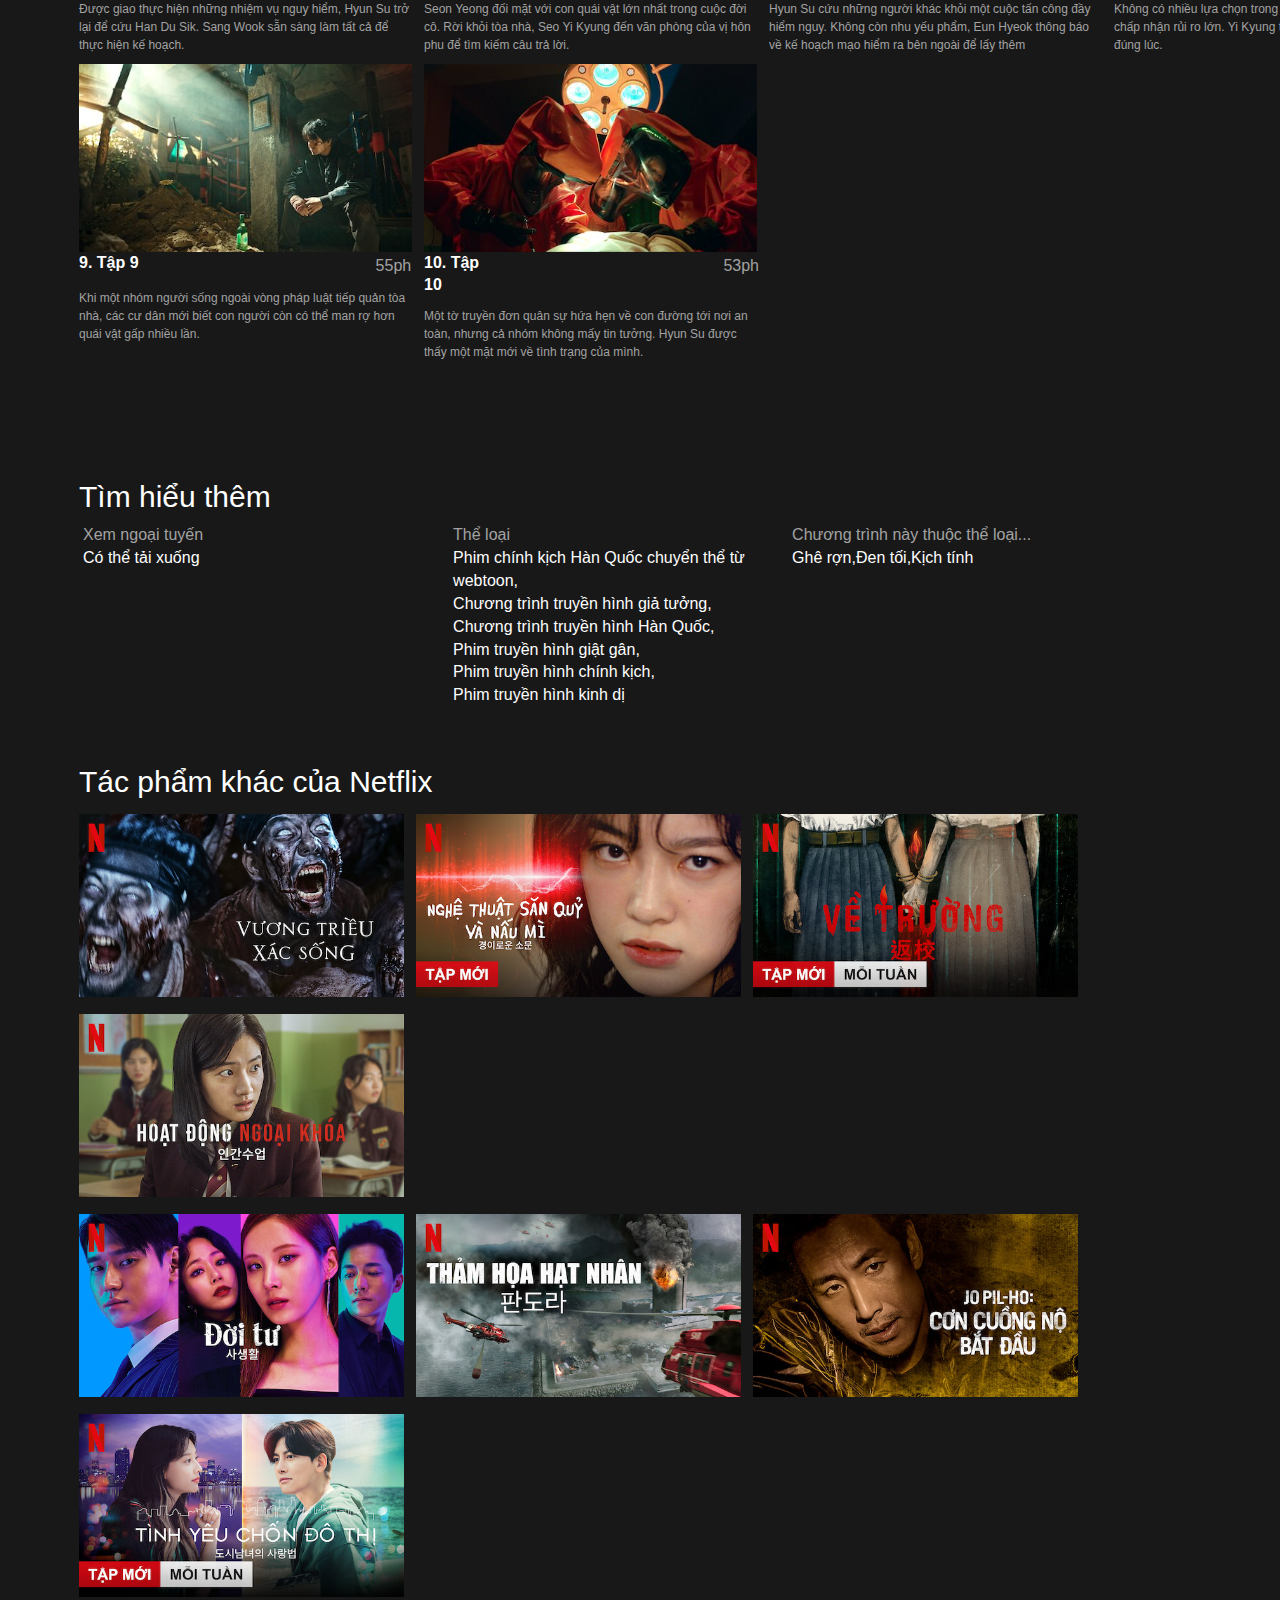
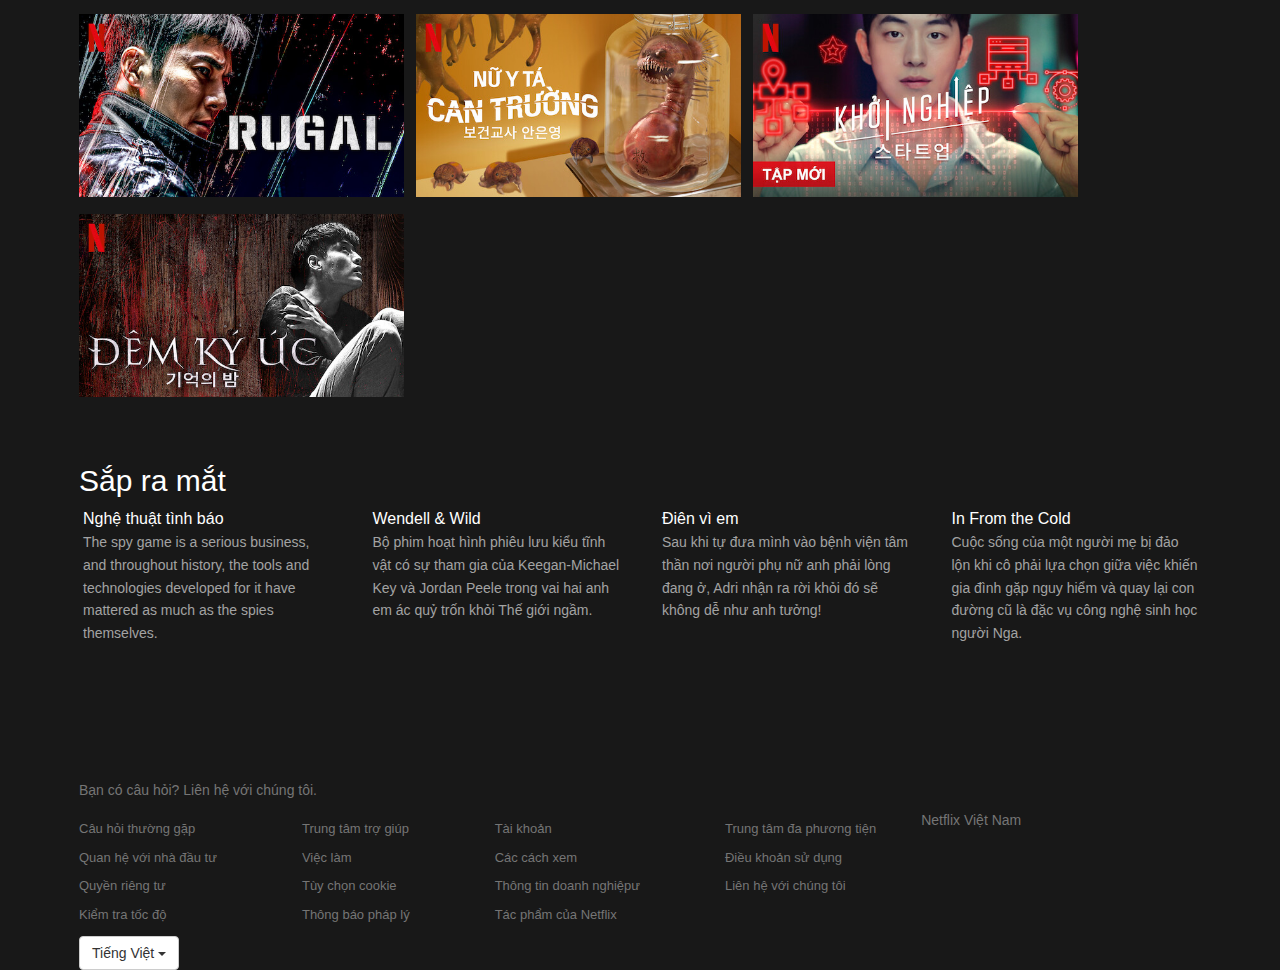
<file: DegisnLayoutWebsiteMovie/doAn/ProductDetail.html>
﻿<!DOCTYPE html>
<html>
<head>
    <meta charset="utf-8" />
    <title></title>
    <link href="Styles/bootstrap.min.css" rel="stylesheet" />
    <script src="Scripts/jquery.min.js"></script>
    <script src="Scripts/bootstrap.min.js"></script>
    <style>
        .thanhTren a img {
            width: 106px;
            margin-left: 30px;
        }
        .chuT {
            padding: 6px;
            font-size: 13px;
            color: white;
        }
        .navbar-default {
            background-color: black;
            border: none;
        }
        .navbar-right {
            padding: 11px 56px;
        }
        .dN {
            height: 31px;
            width: 118px;
            border: 1px solid;
            border-color: #888;
            background-color: black;
        }
        .tG {
            height: 31px;
            border: none;
            background-color: #e50914;
            border-radius: 2px;
            width: 151px;
            margin-left: 9px;
            margin-right: 9px;
        }
        .navbar-right a {
            text-decoration: none;
            color: white;
        }
        .logo {
            width: 539px;
        }
        .br1 {
            margin: 63px 0px 13px 42px;
            width: 660px;
        }
        .gt {
            padding: 70px;
            padding-left: 154px;
            width: 726px;
            height: 200px;
        }
        .chuTieuDe {
            font-size: 24px;
            font-weight: 700;
            line-height: 30px;
            color: #fff;
        }
        .dayNgan {
            color: rgb(163, 163, 163);
            display: inline-flex;
        }
        ul {
            list-style: none;
        }
        .khung18 {
            margin-left: 8px;
            margin-right: 8px;
            border: 1px solid;
            width: 40px;
            text-align: center;
        }
        .dayPhai {
            margin-right: 8px;
        }
        .day2ben {
            margin-left: 8px;
            margin-right: 8px;
        }
        a{  
            color: white;
            text-decoration: none;
        }
        .gt p {
            font-size: 16px;
            line-height: 22px;
            font-weight: 400;
        }
        .namTrai {
            margin-left: -39px;
        }
        .dienV {
            font-size: 16px;
            line-height: 22px;
            font-weight: 400;
            color: rgb(255, 255, 255);
            
        }
        .xemNoiDung img {
            width: 100px;
            padding-top: 10px;
        }
        .xemNoiDung ul {
            float: left;
            display: inline-flex;
        }
        .xemNoiDung button {
            float: right;
            margin-top: 10px;
            margin-right: 30px;
        }
        .chu1 {
            padding-top: 15px;
            padding-left: 26px;
            font-size: 16px;
            font-weight: 700;
        }
        .xemNoiDung {
            background: rgb(50, 45, 45);
            width: 1391px;
            margin-left: 61px;
            height: 48px;
            margin-top: 50px;
        }
        .xemNgay {
            border: 1px solid #777;
            margin-top: 80px;
            height: 123px;
            border-left: none;
            border-right: none;
            text-align: center;
        }
        .noiDung1 {
            width: 445px;
            margin: 0 auto
        }
            .noiDung1 p {
                max-width: 500px;
                margin: 0 auto;
                font-size: 16px;
                line-height: 22px;
                font-weight: 400;
                color: #a3a3a3;
            }
            .noiDung1 h3 {
                font-size: 20px;
                line-height: 27px;
                font-weight: 500;
                color: #fff;
            }
        .chu2 {
            padding-top: 30px;
            font-size: 20px;
            line-height: 27px;
            font-weight: 500;
            color: #a3a3a3;
        }
        .row1 ul {
            display: inline-flex;
        }
        .tap {
            margin: 0 auto;
            padding: 89px 79px 0px;
        }
        .tapN {
            margin: 0 auto;
            padding: 45px 79px 0px;
        }
        .day2 {
            margin: 0 auto;
            padding: 0px 79px 0px;
        }
        .chu3 {
            font-size: 16px;
            line-height: 22px;
            font-weight: 400;
            color: #a3a3a3;
            width: 50%;
            margin: 5px 0 20px;
        }
        .chu4 {
            display: flex;
        }
        .khuon {
            width: 335px;
            margin-right: 10px;
        }
        .hinhT1 {
            width: 333px;
        }
        .soTap {
            font-size: 16px;
            font-weight: 700;
        }
        .phut {
            padding-left: 237px;
            float: right;
            font-size: 16px;
            font-weight: 400;
            color: #a3a3a3;
            line-height: 27px;
        }
        .tomTat {
            font-size: 12px;
            line-height: 18px;
            font-weight: 400;
            color: #a3a3a3;
        }
        .t1 {
            color: #a3a3a3;
        }
        .r1 {
            display: inline-flex;
            width: 100%;
        }
        .r2 {
            display: inline-flex;
            width: 100%;
        }
            .r1 li {
                font-size: 16px;
                font-weight: 400;
            }
            .r2 li {
                font-size: 16px;
                font-weight: 400;
            }
        .timHieu h1 {
            font-size: 30px;
            line-height: 34px;
            font-weight: 400;
            color: #fff;
        }
        .d2 {
            padding-left: 210px;
            width: 549px;
        }
        .d4 {
            margin-left: -38px;
        }
        .day3 {
            padding-top: 21px;
        }
        .khuon1 {
            height: 185px;
            width: 327px;
            display: inline-grid;
            margin-top: 15px;
            margin-right: 6px;
        }
        .n1 img {
            width: 325px;
        }
        .tacPham h3 {
            font-size: 30px;
            line-height: 34px;
            font-weight: 400;
        }
        .tap1 {
            margin: 0 auto;
            padding: 0px 0px 0px;
        }
        .tapM {
            margin: 0 auto;
            padding: 28px 79px 0px;
        }
        .tieuDe {
            font-size: 30px;
            line-height: 34px;
            font-weight: 400;
        }
        .sapRa a{
            color: white;
        }
        .boG{
            text-decoration: none;
        }
        .moTa {
            font-size: 14px;
            line-height: 18px;
            font-weight: 400;
            color: #a3a3a3;
        }
        .a1 {
            width: 431px;
        }
        .a2 {
            width: 431px;
        }
        .bottom ul {
            list-style: none;
        }

        .bottom a {
            color: rgb(117, 117, 117);
        }

        .btm_ul {
            display: inline-block;
            float: left;
        }
        .bottom {
            margin-top: 54px;
            height: 315px;
            display: contents;
            width: 100%;
            background-color: #181818;
            padding-bottom: 12px;
            padding: 14px 266px;
        }

        .btm_ul li {
            margin: 10px 45px 10px 0px;
            font-size: 13px;
        }

        .ha {
            position: absolute;
            margin-top: 126px;
            margin-left: 0px;
        }
        .tapH {
            margin: 0 auto;
            padding: 125px 79px 0px;
        }
    </style>
</head>
<body style="background: rgb(24,24,24); color: white">
    <div>
        <div class="thanhTren" style=" display: inline-block">
            <nav class="navbar navbar-default navbar-fixed-top">
                <ul class="nav navbar-nav navbar-left">
                    <li><a href="HtmlPage.html"><img src="Images/logo.png" /></a></li>
                </ul>
                <ul class="nav navbar-nav navbar-right">
                    <li class="chuT">
                        <span>
                            PHIM VÀ CHƯƠNG TRÌNH TRUYỀN HÌNH KHÔNG GIỚI HẠN
                        </span>
                    </li>
                    <li><button type="button" class="tG"><a href="Index.html">THAM GIA NGAY</a></button></li>
                    <li><button type="button" class="dN"><a href="Sign.html">ĐĂNG NHẬP</a></button></li>
                </ul>
            </nav>
        </div>
        <div class="row1">
            <div class="container-fluid">
                <div class="row">
                    <div class="col-md-6">
                        <div class="gt">
                            <img class="logo" src="Images/logoSH.png" />
                            <h3 class="chuTieuDe">Sweet Home: Thế giới ma quái</h3>
                            <div class="namTrai">
                                <ul class="dayNgan">
                                    <li class="dayPhai">2020</li>
                                    <li>|</li>
                                    <li class="khung18">18+ </li>
                                    <li>|</li>
                                    <li class="day2ben"> 1 Mùa </li>
                                    <li>|</li>
                                    <li class="day2ben"><a href="#" style="color: rgb(163, 163, 163)">Chương trình truyền hình giả tưởng</a></li>
                                </ul>
                            </div>
                            <p>
                                Khi con người biến thành quái vật man rợ gieo rắc kinh hoàng, một thiếu niên trăn
                                trở và hàng xóm ở căn hộ của cậu phải chiến đấu để sinh tồn – và giữ lấy nhân tính.
                            </p>
                            <ul class="dienV" style="padding-left: 0px;display: block">
                                <li>Diễn viên chính: Song Kang,Lee Jin Uk,Lee Si Young</li>
                                <li>Tác giả: Lee Eung Bok,Hong So Ri,Jang Young Woo,Kim Hyeong Min,Park So Hyeon,Park So Jeong</li>
                            </ul>
                        </div>
                    </div>
                    <div class="col-md-6">
                        <img class="br1" src="Images/brP3.jpg" />
                    </div>
                </div>
            </div>
        </div>
        <div class="xemNoiDung">
            <ul>
                <li>
                    <img src="Images/logo.png" />
                </li>
                <li class="chu1">
                    Xem mọi nội dung bạn muốn.
                </li>
            </ul>
            <button type="button" class="tG"><a href="Index.html" style="color: white; text-decoration: none">THAM GIA NGAY</a></button>
        </div>
    </div>
    <div class="xemNgay">
        <div class="noiDung1">
            <h3>Xem ngay mùa 1 trên Netflix</h3>
            <p>Song Kang ("Cảnh báo tình yêu") đối diện hiểm nguy tứ phía trong phim giật gân về quái vật dựa trên bộ webtoon cùng tên.</p>
        </div>

    </div>
    <div class="tap" style="margin: 0 auto">
        <div class="row1">
            <ul style="padding-left: 0px">
                <li><h1>Tập</h1></li>
                <li style="color: #a3a3a3" class="day2ben"><h1>|</h1></li>
                <li class="chu2">Sweet Home: Thế giới ma quái</li>
            </ul>
            <p style="font-size: 16px">Mùa 1</p>
            <p style=" font-size: 16px;line-height: 22px;font-weight: 600">Năm phát hành: 2020</p>
            <p class="chu3">
                Khi con người biến thành quái vật man rợ gieo rắc kinh hoàng, một thiếu niên trăn
                trở và hàng xóm ở căn hộ của cậu phải chiến đấu để sinh tồn – và giữ lấy nhân tính.
            </p>
        </div>
        <div>
            <div class="row2" style="display: flex">
                <div class="row2" style="display: flex">
                    <div class="tap1">
                        <div class="khuon">
                            <img class="hinhT1" src="Images/tap1.jpg" />
                            <div class="chu4">
                                <p class="soTap">1. Tập 1</p>
                                <p class="phut">50ph</p>
                            </div>
                            <p class="tomTat">
                                Cha Hyun Su một mình chuyển đến khu chung cư Green Home xập xệ.
                                Không lâu sau, cậu chứng kiến một cảnh tượng đáng ngại ở căn hộ hàng xóm.
                            </p>
                        </div>
                    </div>
                    <div class="tap2" style="margin: 0 auto">
                        <div class="khuon">
                            <img class="hinhT1" src="Images/tap2.jpg" />
                            <div class="chu4">
                                <p class="soTap">2. Tập 2</p>
                                <p class="phut">57ph</p>
                            </div>
                            <p class="tomTat">
                                Tình trạng khẩn cấp được tuyên bố, các cư dân trói Pyeon Sang Wook
                                lại sau khi anh bị cắn. Hyun Su không thể bỏ mặc một gia đình hoạn nạn.
                            </p>
                        </div>
                    </div>
                    <div class="tap3">
                        <div class="khuon">
                            <img class="hinhT1" src="Images/tap3.jpg" />
                            <div class="chu4">
                                <p class="soTap">3. Tập 3</p>
                                <p class="phut">46ph</p>
                            </div>
                            <p class="tomTat">
                                Một cứu tinh bất ngờ bảo vệ lũ trẻ khỏi nguy hiểm khi Hyun Su, Yoon Ji Su, và
                                Jung Jae Heon cố gắng đưa chúng đến nơi an toàn.
                            </p>
                        </div>
                    </div>
                    <div class="tap4">
                        <div class="khuon">
                            <img class="hinhT1" src="Images/tap4.jpg" />
                            <div class="chu4">
                                <p class="soTap">4. Tập 4</p>
                                <p class="phut">47ph</p>
                            </div>
                            <p class="tomTat">
                                Thông tin quan trọng về đám quái vật được công bố. Khi cư dân đang bất đồng về việc
                                phải làm sao với Hyun Su, Lee Eun Hyeok đề nghị họ tổ chức một cuộc bỏ phiếu.
                            </p>
                        </div>
                    </div>
                </div>
            </div>
        </div>

    </div>
    <div class="day2" style="margin: 0 auto">
        <div class="row2" style="display: flex">
            <div class="row2" style="display: flex">
                <div class="tap5">
                    <div class="khuon">
                        <img class="hinhT1" src="Images/tap5.jpg" />
                        <div class="chu4">
                            <p class="soTap">5. Tập 5</p>
                            <p class="phut">45ph</p>
                        </div>
                        <p class="tomTat">
                            Được giao thực hiện những nhiệm vụ nguy hiểm, Hyun Su trở lại để cứu Han Du Sik.
                            Sang Wook sẵn sàng làm tất cả để thực hiện kế hoạch.
                        </p>
                    </div>
                </div>
                <div class="tap6" style="margin: 0 auto">
                    <div class="khuon">
                        <img class="hinhT1" src="Images/tap6.jpg" />
                        <div class="chu4">
                            <p class="soTap">6. Tập 6</p>
                            <p class="phut">54ph</p>
                        </div>
                        <p class="tomTat">
                            Seon Yeong đối mặt với con quái vật lớn nhất trong cuộc đời cô. Rời khỏi tòa nhà,
                            Seo Yi Kyung đến văn phòng của vị hôn phu để tìm kiếm câu trả lời.
                        </p>
                    </div>
                </div>
                <div class="tap3">
                    <div class="khuon">
                        <img class="hinhT1" src="Images/tap7.jpg" />
                        <div class="chu4">
                            <p class="soTap">7. Tập 7</p>
                            <p class="phut">49ph</p>
                        </div>
                        <p class="tomTat">
                            Hyun Su cứu những người khác khỏi một cuộc tấn công đầy hiểm nguy.
                            Không còn nhu yếu phẩm, Eun Hyeok thông báo về kế hoạch mạo hiểm ra bên ngoài để lấy thêm
                        </p>
                    </div>
                </div>
                <div class="tap4">
                    <div class="khuon">
                        <img class="hinhT1" src="Images/tap8.jpg" />
                        <div class="chu4">
                            <p class="soTap">8. Tập 8</p>
                            <p class="phut">53ph</p>
                        </div>
                        <p class="tomTat">
                            Không có nhiều lựa chọn trong tình trạng hiện tại, Ji Su đồng ý chấp nhận rủi ro lớn.
                            Yi Kyung trở lại khu dân cư Green Home đúng lúc.
                        </p>
                    </div>
                </div>
            </div>
        </div>
    </div>
    <div class="day2" style="margin: 0 auto">
        <div class="row2" style="display: flex">
            <div class="tap3">
                <div class="khuon">
                    <img class="hinhT1" src="Images/tap9.jpg" />
                    <div class="chu4">
                        <p class="soTap">9. Tập 9</p>
                        <p class="phut">55ph</p>
                    </div>
                    <p class="tomTat">
                        Khi một nhóm người sống ngoài vòng pháp luật tiếp quản tòa nhà, 
                        các cư dân mới biết con người còn có thể man rợ hơn quái vật gấp nhiều lần.
                    </p>
                </div>
            </div>
            <div class="tap4">
                <div class="khuon">
                    <img class="hinhT1" src="Images/tap10.jpg" />
                    <div class="chu4">
                        <p class="soTap">10. Tập 10</p>
                        <p class="phut">53ph</p>
                    </div>
                    <p class="tomTat">
                        Một tờ truyền đơn quân sự hứa hẹn về con đường tới nơi an toàn, nhưng cả nhóm không mấy tin tưởng.
                        Hyun Su được thấy một mặt mới về tình trạng của mình.
                    </p>
                </div>
            </div>
        </div>
    </div>
    <div class="tap">
        <div class="timHieu">
            <h1 class="tieuDe">Tìm hiểu thêm</h1>
            <div class="r1">
                <div class="d1" style="margin-left: -36px">
                    <ul>
                        <li class="t1">Xem ngoại tuyến</li>
                        <li>Có thể tải xuống</li>
                    </ul>
                </div>
                <div class="d2">
                    <ul>
                        <li class="t1">Thể loại</li>
                        <li>Phim chính kịch Hàn Quốc chuyển thể từ webtoon,</li>
                        <li>Chương trình truyền hình giả tưởng,</li>
                        <li>Chương trình truyền hình Hàn Quốc,</li>
                        <li>Phim truyền hình giật gân,</li>
                        <li>Phim truyền hình chính kịch,</li>
                        <li>Phim truyền hình kinh dị</li>
                    </ul>
                </div>
                <div class="d3">
                    <ul>
                        <li class="t1" d>Chương trình này thuộc thể loại...</li>
                        <li>Ghê rợn,Đen tối,Kịch tính</li>
                    </ul>
                </div>
            </div>
        </div>
    </div>
    <div class="tapM">
        <div class="tacPham">
            <h3 style=" margin-bottom: 0px"><a style="color: white" href="#">Tác phẩm khác của Netflix</a></h3>
            <!--dãy 1-->
            <div class="n1">
                <div class="khuon1">
                    <a href="#">
                        <img src="Images/tp1.jpg" />
                    </a>
                </div>
                <div class="khuon1">
                    <a href="#">
                        <img src="Images/tp2.jpg" />
                    </a>
                </div>
                <div class="khuon1">
                    <a href="#">
                        <img src="Images/tp3.jpg" />
                    </a>
                </div>
                <div class="khuon1">
                    <a href="#">
                        <img src="Images/tp4.jpg" />
                    </a>
                </div>
            </div>
            <!--dãy 2-->
            <div class="n1">
                <div class="khuon1">
                    <a href="#">
                        <img src="Images/tp5.jpg" />
                    </a>
                </div>
                <div class="khuon1">
                    <a href="#">
                        <img src="Images/tp6.jpg" />
                    </a>
                </div>
                <div class="khuon1">
                    <a href="#">
                        <img src="Images/tp7.jpg" />
                    </a>
                </div>
                <div class="khuon1">
                    <a href="#">
                        <img src="Images/tp8.jpg" />
                    </a>
                </div>
            </div>
            <!--dãy 2-->
            <div class="n1">
                <div class="khuon1">
                    <a href="#">
                        <img src="Images/tp9.jpg" />
                    </a>
                </div>
                <div class="khuon1">
                    <a href="#">
                        <img src="Images/tp10.jpg" />
                    </a>
                </div>
                <div class="khuon1">
                    <a href="#">
                        <img src="Images/tp11.jpg" />
                    </a>
                </div>
                <div class="khuon1">
                    <a href="#">
                        <img src="Images/tp12.jpg" />
                    </a>
                </div>
            </div>
        </div>
    </div>
        <div class="sapRa">
            <div class="tapN">
                <h1 class="tieuDe">Sắp ra mắt</h1>
                <div class="r1">
                    <div class="a1" style="margin-left: -36px">
                        <ul>
                            <li><a href="#">Nghệ thuật tình báo</a></li>
                            <li>
                                <a class="moTa" style="text-decoration: none;color: #a3a3a3" href="#">
                                    The spy game is a serious business,
                                    and throughout history, the tools and technologies developed
                                    for it have mattered as much as the spies themselves.
                                </a>
                            </li>
                        </ul>
                    </div>
                    <div class="a2">
                        <ul>
                            <li>
                                <a href="#">
                                    Wendell & Wild
                                </a>
                            </li>
                            <li>
                                <a class="moTa" href="#" style="text-decoration: none;color: #a3a3a3">
                                    Bộ phim hoạt hình phiêu lưu kiểu tĩnh vật có sự tham gia của Keegan-Michael
                                    Key và Jordan Peele trong vai hai anh em ác quỷ trốn khỏi Thế giới ngầm.
                                </a>
                            </li>
                        </ul>
                    </div>
                    <div class="a2">
                        <ul>
                            <li>
                                <a href="#">
                                    Điên vì em
                                </a>
                            </li>
                            <li>
                                <a class="moTa" href="#" style="text-decoration: none;color: #a3a3a3">
                                    Sau khi tự đưa mình vào bệnh viện tâm thần nơi người phụ nữ anh phải lòng đang ở,
                                    Adri nhận ra rời khỏi đó sẽ không dễ như anh tưởng!
                                </a>
                            </li>
                        </ul>
                    </div>
                    <div class="a2">
                        <ul>
                            <li>
                                <a href="#">
                                    In From the Cold
                                </a>
                            </li>
                            <li>
                                <a class="moTa" href="#" style="text-decoration: none;color: #a3a3a3">
                                    Cuộc sống của một người mẹ bị đảo lộn khi cô phải lựa chọn giữa việc khiến gia đình gặp nguy 
                                    hiểm và quay lại con đường cũ là đặc vụ công nghệ sinh học người Nga.
                                </a>
                            </li>
                        </ul>
                    </div>
                </div>
            </div>
        </div>
        <div class="bottom">
            <div class="tapH">
                <ul style="padding-left: 0px">
                    <li ><a href="#" style="font-size: 1em">Bạn có câu hỏi? Liên hệ với chúng tôi.</a></li>
                </ul>
                <!--btm1-->
                <ul class="btm_ul" id="1" style="padding-left: 0px">
                    <li><a href="#">Câu hỏi thường gặp</a></li>
                    <li><a href="#">Quan hệ với nhà đầu tư</a></li>
                    <li><a href="#">Quyền riêng tư</a></li>
                    <li><a href="#">Kiểm tra tốc độ</a></li>
                </ul>

                <!--btm2-->
                <ul class="btm_ul" id="2">
                    <li><a href="#">Trung tâm trợ giúp</a></li>
                    <li><a href="#">Việc làm</a></li>
                    <li><a href="#">Tùy chọn cookie</a></li>
                    <li><a href="#">Thông báo pháp lý</a></li>
                </ul>
                <!--btm3-->
                <ul class="btm_ul" id="2">
                    <li><a href="Sign.html">Tài khoản</a></li>
                    <li><a href="#">Các cách xem</a></li>
                    <li><a href="#">Thông tin doanh nghiệpư</a></li>
                    <li><a href="ListofProducts.html">Tác phẩm của Netflix</a></li>
                </ul>
                <!--btm4-->
                <ul class="btm_ul" id="2">
                    <li><a href="#">Trung tâm đa phương tiện</a></li>
                    <li><a href="#">Điều khoản sử dụng</a></li>
                    <li><a href="Contact.html">Liên hệ với chúng tôi</a></li>
                </ul>
                <div class="dropdown ha">
                    <button class="btn btn-default dropdown-toggle" type="button" data-toggle="dropdown">
                        Tiếng Việt <span class="caret"></span>
                    </button>
                    <ul class="dropdown-menu">
                        <li>
                            <p style=" color: black">
                                Tiếng Việt
                            </p>
                            <p style=" color: black">
                                English
                            </p>
                        </li>
                    </ul>
                </div>
                <p style="color: rgb(117, 117, 117);margin-left: 39px">Netflix Việt Nam</p>
            </div>
            
        </div>
    
</body>
</html>
</file>
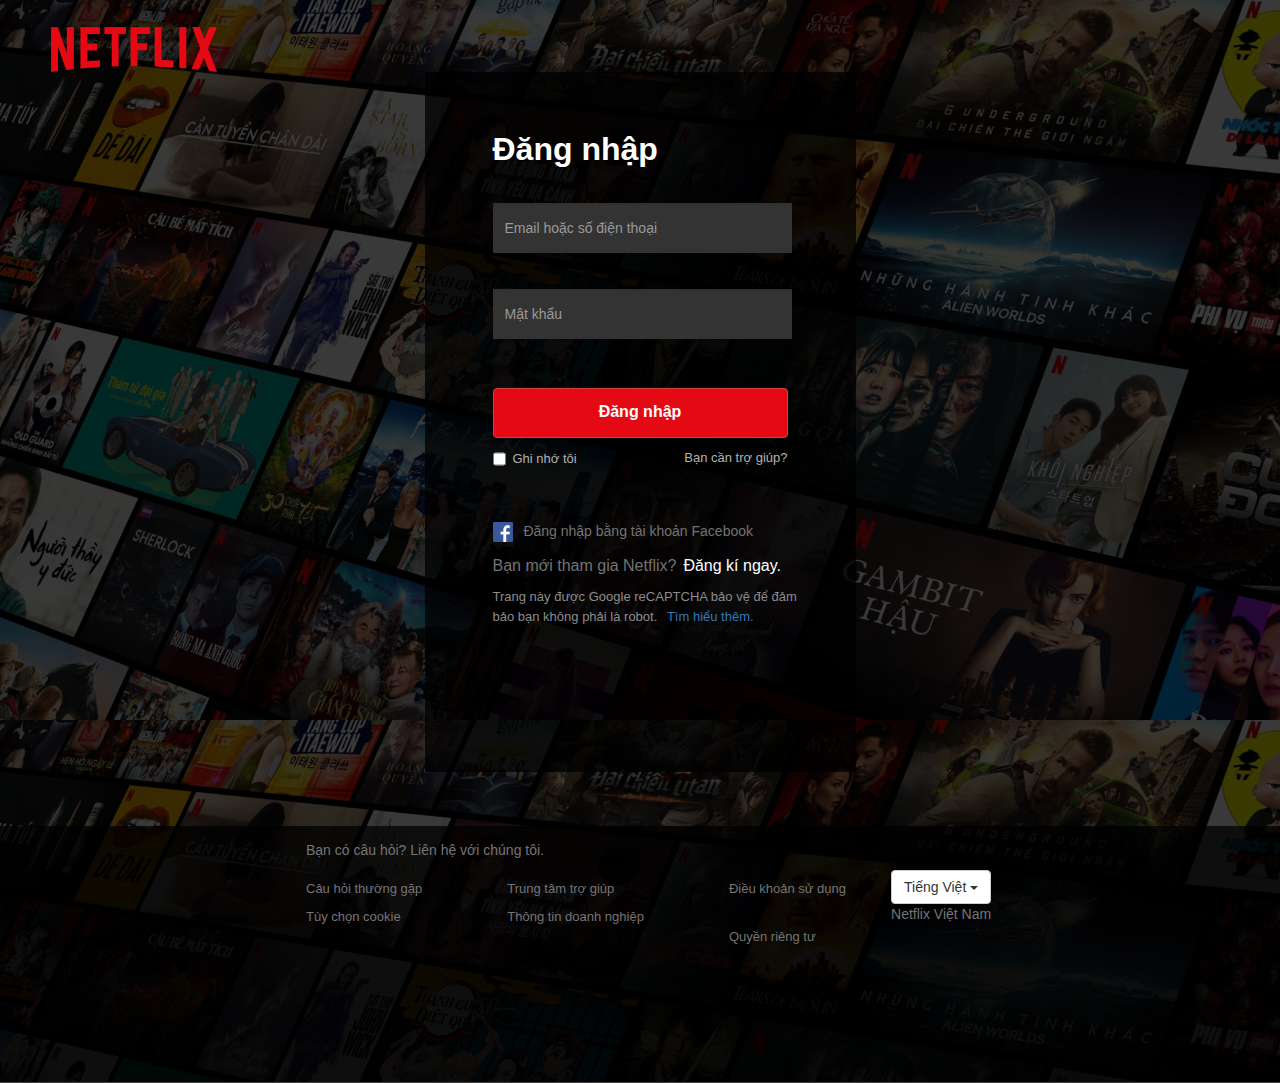
<file: DegisnLayoutWebsiteMovie/doAn/Sign.html>
﻿<!DOCTYPE html>
<html>
<head>
    <meta charset="utf-8" />
    <title>Netflix</title>
    <link href="Styles/bootstrap.min.css" rel="stylesheet" />
    <script src="Scripts/jquery.min.js"></script>
    <script src="Scripts/bootstrap.min.js"></script>
    <style>
        .vungTren a img{
            width: 50px;
        }
        .khung {
            background-color: rgba(0,0,0,.75);
            display: block;
            margin: 0 auto;
            border: none;
            width: 431px;
            height: 700px;
            padding: 60px 68px 40px;
        }
        .vungDN h1 {
            margin-top: 0px;
            color: #fff;
            font-size: 32px;
            font-weight: 700;
            margin-bottom: 28px;
        }
        .input-group {
            background: #333;
            width: 299px;
            margin: 36px 0px;
        }
        .vungDN input{
            border-radius: 5px;
            height: 50px;
            border: none;
            background-color: #333;
        }
        .vungDN button {
            width: 100%;
            height: 50px;
            margin-top: 13px;
            background: #e50914;
            font-size: 16px;
            font-weight: 700;
        }
        .checkbox input[type=checkbox] {
            margin-top: -16px;
            margin-left: -20px;
            color: #333;
        }
        .vungDN label {
            color: #b3b3b3;
            font-size: 13px;
            font-weight: 500;
        }
        .right {
            float: right;
            margin-top: -31px;
            color: #b3b3b3;
            font-size: 13px;
            font-weight: 500;
        }
        .t1 img{
            width: 20px;
        }
        .t1{
             display: inline
         }
        .checkbox, .radio {
            position: relative;
            display: block;
            width: 85px;
            margin-top: 10px;
            margin-bottom: 10px;
        }
        .t1 button {
            background: none;
            border: none;
            color: #737373;
            margin-top: 40px;
        }
        .t2 {
            display: flex;
            color: #737373;
            font-size: 16px;
            font-weight: 500;
            margin-top: 12px;
        }
        .t2 a {
            font-size: 16px;
            font-weight: 500;
            color: white;
            margin-left: 7px;
        }
        .t3 {
            width: 317px;
            font-size: 13px;
            color: #8c8c8c;
        }
        .t3 button {
            border: none;
            background: none;
            color: #0071eb;
        }
        .page {
            background: linear-gradient( rgba(0, 0, 0, 0.7), rgba(0, 0, 0, 0.7) ), url('Images/Br1.jpg');
            background-size: 100%;
            width: 100%;
            height: 1082px;
        }
        .vungTren a img {
            width: 166px;
            margin-top: 27px;
            margin-left: 51px;
        }
        .bottom ul {
            list-style: none;
        }

        .bottom a {
            color: rgb(117, 117, 117);
        }

        .btm_ul {
            display: inline-block;
            float: left;
        }

        .bottom {
            margin-top: 54px;
            height: 257px;
            width: 100%;
            background-color: #f2f2f2;
            padding-bottom: 12px;
            padding: 14px 266px;
        }

        .btm_ul li {
            margin: 10px 45px 10px 0px;
            font-size: 13px;
        }

        .phanCuoi1 {
            display: inline-block;
        }
    </style>
</head>
<body>
    <div class="page">
        <div class="vungTren">
            <a href="Index.html"><img src="Images/logo.png" alt="Alternate Text" /></a> 
        </div>
        <div class="khung">
            <div class="vungDN">
                <h1>
                    Đăng nhập
                </h1>
                <div class="input-group">
                    <input style="border-radius: 5px" type="text" class="form-control nhap" placeholder="Email hoặc số điện thoại">
                </div>
                <div class="input-group">
                    <input type="password" class="form-control nhap" placeholder="Mật khẩu">
                </div>
                <button type="button" class="btn btn-danger">Đăng nhập</button>
                <div class="checkbox">
                    <label><input type="checkbox" value="">Ghi nhớ tôi</label>
                </div>
                <a class="right" href="#">Bạn cần trợ giúp?</a>
            </div>
            <div class="vungChu">
                <div class="t1">
                    <button type="submit">
                        <img style="margin-left: -6px" src="ImagesDN/logofb.png" alt="Alternate Text" />
                        <span style="padding-top: 2px; padding-left: 7px">Đăng nhập bằng tài khoản Facebook</span>
                    </button>
                    
                   
                </div>
                <div class="t2">
                    <p>Bạn mới tham gia Netflix?</p>
                    <a href="HtmlPage.html">Đăng kí ngay.</a>
                </div>
                <div class="t3">
                    <span>Trang này được Google reCAPTCHA bảo vệ để đảm bảo bạn không phải là robot. </span>
                    <button><a href="#">Tìm hiểu thêm.</a></button>
                </div>
            </div>
        </div>
        <div class="vungDuoi">
            <div class="bottom" style="background-color: rgba(0,0,0,.75); ">
                <ul>
                    <li><a href="#" style="font-size: 1em">Bạn có câu hỏi? Liên hệ với chúng tôi.</a></li>
                </ul>
                <!--btm1-->
                <ul class="btm_ul" id="1">
                    <li><a href="#">Câu hỏi thường gặp</a></li>
                    <li><a href="#">Tùy chọn cookie</a></li>
                </ul>

                <!--btm2-->
                <ul class="btm_ul" id="2">
                    <li><a href="#">Trung tâm trợ giúp</a></li>
                    <li><a href="#">Thông tin doanh nghiệp</a></li>
                </ul>
                <!--btm3-->
                <ul class="btm_ul" id="2">
                    <li><a href="#">Điều khoản sử dụng</a></li>
                </ul>
                <!--btm4-->
                <ul class="btm_ul" id="2">
                    <li><a href="#">Quyền riêng tư</a></li>
                </ul>
                <ul>
                    <li>
                        <div class="dropdown">
                            <button class="btn btn-default dropdown-toggle" type="button" data-toggle="dropdown">
                                Tiếng Việt <span class="caret"></span>
                            </button>
                            <ul class="dropdown-menu">
                                <li>
                                    <p>
                                        Tiếng Việt
                                    </p>
                                    <p>
                                        English
                                    </p>
                                </li>
                            </ul>
                        </div>
                    </li>
                    <li>
                        <p style="color: rgb(117, 117, 117)">Netflix Việt Nam</p>
                    </li>
                </ul>
            </div>
        </div>
    </div>
</body>
</html>
</file>
